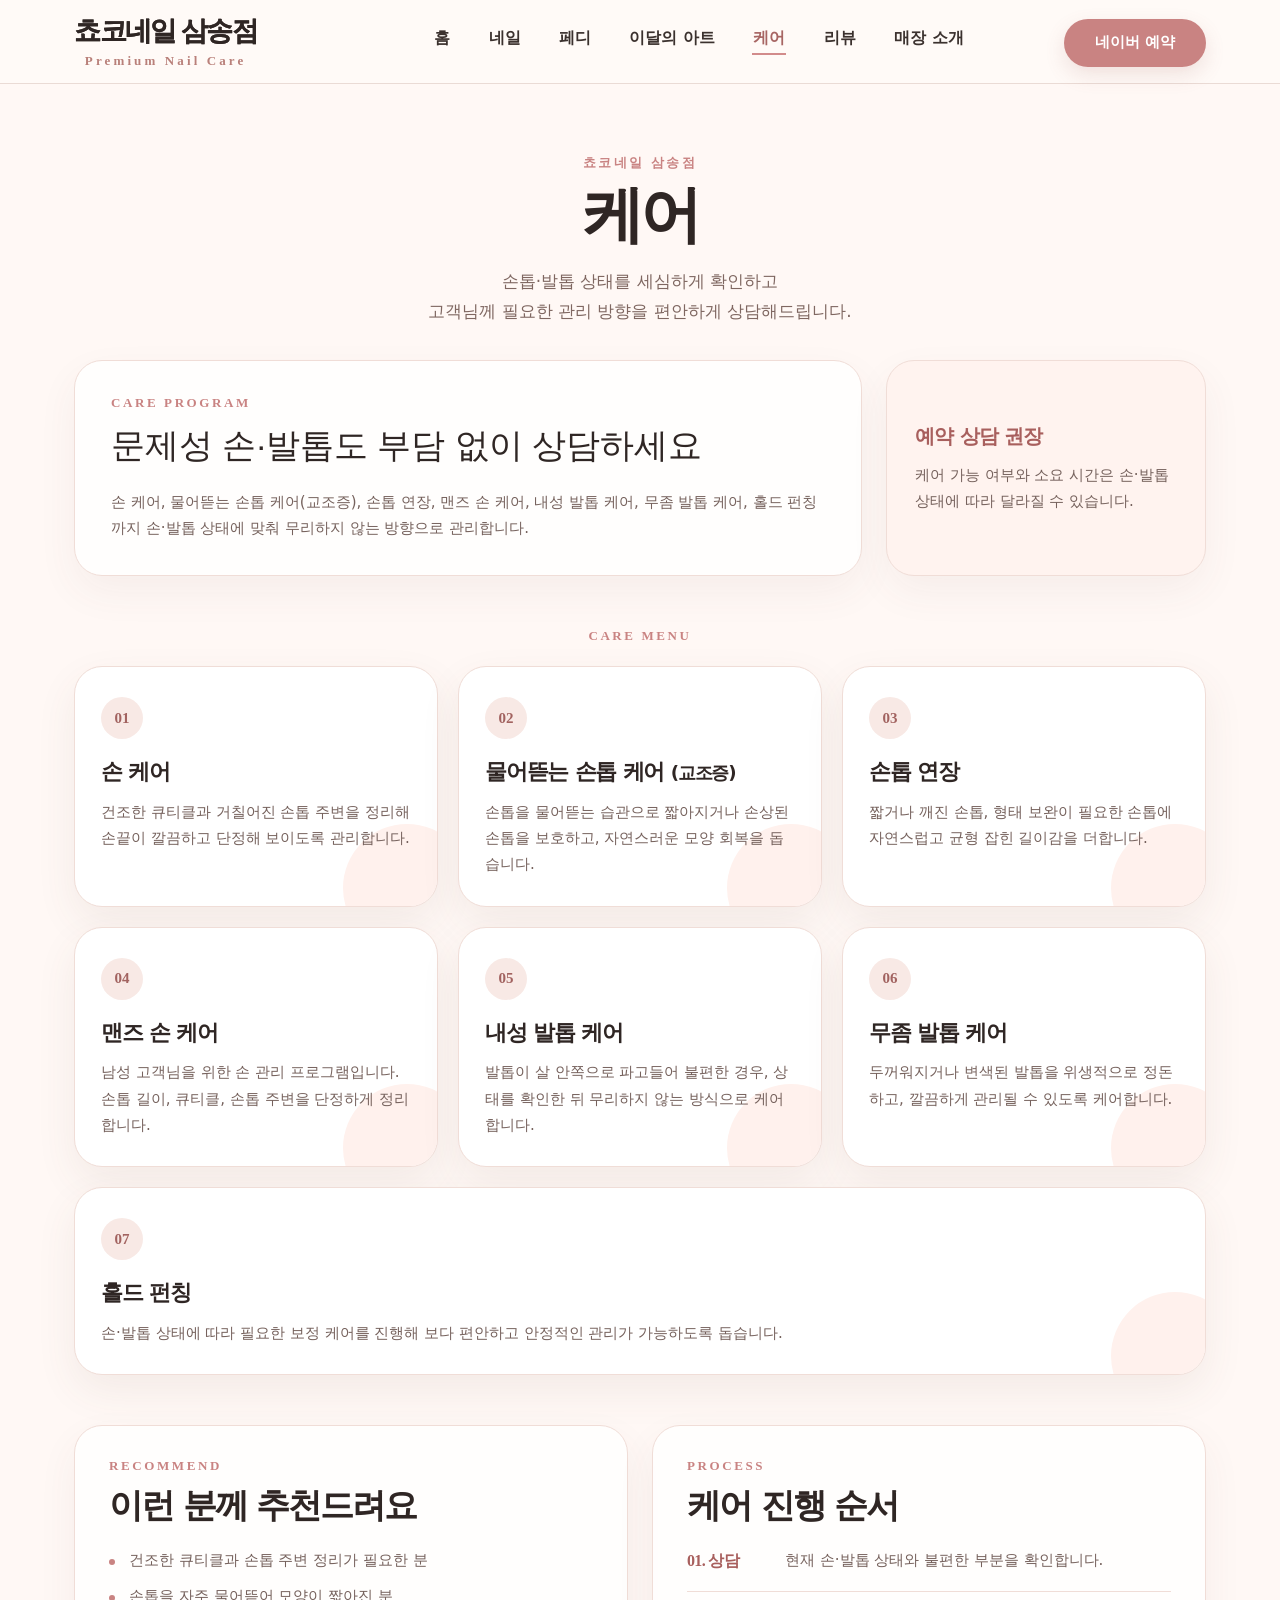
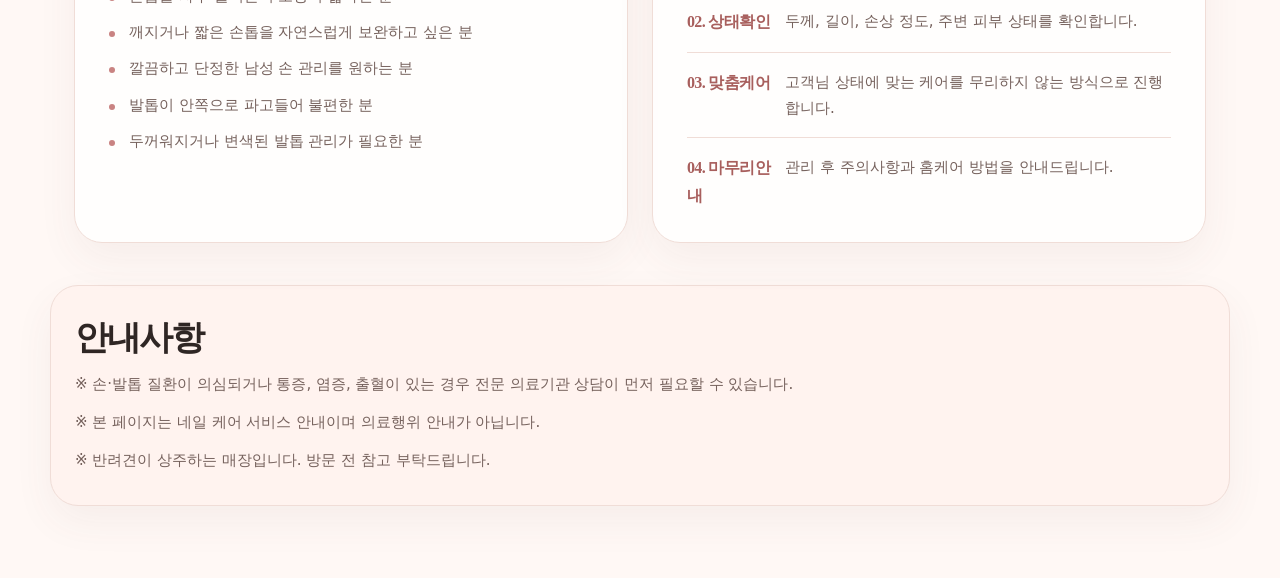
<file: care.html>
<!doctype html>
<html lang="ko">
<head>
  <meta charset="utf-8">
  <meta name="viewport" content="width=device-width, initial-scale=1">
  <title>케어 | 쵸코네일 삼송점</title>
  <link rel="stylesheet" href="category-style.css?v=20260728-remaining-mobile">

  <style>
    /* care.html 전용 강제 보정: 외부 CSS 캐시/우선순위와 무관하게 적용 */
    .care-intro-title,
    .care-intro-panel .care-intro-text h2.care-intro-title {
      font-family: "Malgun Gothic", "맑은 고딕", "Apple SD Gothic Neo", Arial, sans-serif !important;
      font-size: clamp(26px, 2.8vw, 34px) !important;
      font-weight: 700 !important;
      line-height: 1.45 !important;
      letter-spacing: 0 !important;
      word-spacing: 0 !important;
      font-kerning: auto !important;
      font-stretch: normal !important;
      text-align: left !important;
      word-break: keep-all !important;
      overflow-wrap: normal !important;
      white-space: normal !important;
      text-rendering: auto !important;
      -webkit-text-stroke: 0 !important;
      text-shadow: none !important;
      transform: none !important;
    }
  </style>
</head>
<body class="care-page">
  <header class="site-header">
    <a class="brand" href="index.html" aria-label="쵸코네일 삼송점 홈으로 이동">
      <span class="brand-title">쵸코네일 삼송점</span>
      <span class="brand-subtitle">Premium Nail Care</span>
    </a>
    <nav class="category-nav" aria-label="카테고리 메뉴">
      <a href="index.html">홈</a>
      <a href="gel-nail.html">네일</a>
      <a href="pedi.html">페디</a>
      <a href="monthly-art.html">이달의 아트</a>
      <a href="care.html" class="active">케어</a>
      <a href="gallery.html">리뷰</a>
      <a href="shop.html">매장 소개</a>
    </nav>
    <a class="reservation-link" href="https://map.naver.com/p/entry/place/1964980021" target="_blank" rel="noopener" aria-label="네이버 예약">
      네이버 예약
    </a>
  </header>
  <header class="remaining-mobile-header" aria-label="&#xBAA8;&#xBC14;&#xC77C; &#xD5E4;&#xB354;">
    <a class="remaining-mobile-brand" href="index.html" aria-label="&#xCD78;&#xCF54;&#xB124;&#xC77C; &#xC0BC;&#xC1A1;&#xC810; &#xD648;&#xC73C;&#xB85C; &#xC774;&#xB3D9;">&#xCD78;&#xCF54;&#xB124;&#xC77C; &#xC0BC;&#xC1A1;&#xC810;</a>
    <details class="remaining-mobile-menu">
      <summary>&#xBA54;&#xB274;</summary>
      <nav class="remaining-mobile-nav" aria-label="&#xBAA8;&#xBC14;&#xC77C; &#xBA54;&#xB274;">
        <a href="index.html">&#xD648;</a>
        <a href="gel-nail.html">&#xB124;&#xC77C;</a>
        <a href="pedi.html">&#xD398;&#xB514;</a>
        <a href="monthly-art.html">&#xC774;&#xB2EC;&#xC758; &#xC544;&#xD2B8;</a>
        <a href="care.html" class="active" aria-current="page">&#xCF00;&#xC5B4;</a>
        <a href="gallery.html">&#xB9AC;&#xBDF0;</a>
        <a href="shop.html">&#xB9E4;&#xC7A5; &#xC18C;&#xAC1C;</a>
      </nav>
    </details>
  </header>


  <main>
    <section class="remaining-mobile-hero" aria-label="&#xC190;&middot;&#xBC1C;&#xD1B1; &#xCF00;&#xC5B4; &#xC18C;&#xAC1C;">
      <p class="remaining-mobile-label">Care Program</p>
      <h1>&#xC190;&middot;&#xBC1C;&#xD1B1; &#xCF00;&#xC5B4;</h1>
      <p>
        &#xC190;&#xD1B1;&middot;&#xBC1C;&#xD1B1; &#xC0C1;&#xD0DC;&#xB97C; &#xC138;&#xC2EC;&#xD558;&#xAC8C; &#xD655;&#xC778;&#xD558;&#xACE0;<br>
        &#xACE0;&#xAC1D;&#xB2D8;&#xAED8; &#xD544;&#xC694;&#xD55C; &#xAD00;&#xB9AC; &#xBC29;&#xD5A5;&#xC744; &#xD3B8;&#xC548;&#xD558;&#xAC8C; &#xC0C1;&#xB2F4;&#xD574;&#xB4DC;&#xB9BD;&#xB2C8;&#xB2E4;.
      </p>
      <a class="remaining-mobile-reservation" href="https://map.naver.com/p/entry/place/1964980021" target="_blank" rel="noopener">
        &#xB124;&#xC774;&#xBC84; &#xC608;&#xC57D;&#xD558;&#xAE30;
      </a>
    </section>
<section class="page-hero care-hero">
      <p class="eyebrow">쵸코네일 삼송점</p>
      <h1>케어</h1>
      <p>
        손톱·발톱 상태를 세심하게 확인하고<br>
        고객님께 필요한 관리 방향을 편안하게 상담해드립니다.
      </p>
    </section>

    <section class="care-intro-panel" aria-label="케어 소개">
      <div class="care-intro-text">
        <p class="section-label">Care Program</p>
        <h2 class="care-intro-title" style="font-family: 'Malgun Gothic', '맑은 고딕', 'Apple SD Gothic Neo', Arial, sans-serif !important; font-weight: 540 !important; letter-spacing: 0 !important; word-spacing: 0 !important; line-height: 1.45 !important; -webkit-text-stroke: 0 !important; text-shadow: none !important;">문제성 손·발톱도 부담 없이 상담하세요</h2>
        <p>
          손 케어, 물어뜯는 손톱 케어(교조증), 손톱 연장, 맨즈 손 케어,
          내성 발톱 케어, 무좀 발톱 케어, 홀드 펀칭까지 손·발톱 상태에 맞춰
          무리하지 않는 방향으로 관리합니다.
        </p>
      </div>
      <div class="care-intro-note">
        <strong>예약 상담 권장</strong>
        <p>케어 가능 여부와 소요 시간은 손·발톱 상태에 따라 달라질 수 있습니다.</p>
      </div>
    </section>

    <section class="care-service-section" aria-label="케어 메뉴">
      <div class="section-heading">
        <p class="section-label">Care Menu</p>
        <h2></h2>
      </div>

      <div class="care-service-grid">
        <article class="care-service-card">
          <span class="care-number">01</span>
          <h3>손 케어</h3>
          <p>건조한 큐티클과 거칠어진 손톱 주변을 정리해 손끝이 깔끔하고 단정해 보이도록 관리합니다.</p>
        </article>

        <article class="care-service-card">
          <span class="care-number">02</span>
          <h3>물어뜯는 손톱 케어 <small>(교조증)</small></h3>
          <p>손톱을 물어뜯는 습관으로 짧아지거나 손상된 손톱을 보호하고, 자연스러운 모양 회복을 돕습니다.</p>
        </article>

        <article class="care-service-card">
          <span class="care-number">03</span>
          <h3>손톱 연장</h3>
          <p>짧거나 깨진 손톱, 형태 보완이 필요한 손톱에 자연스럽고 균형 잡힌 길이감을 더합니다.</p>
        </article>

        <article class="care-service-card">
          <span class="care-number">04</span>
          <h3>맨즈 손 케어</h3>
          <p>남성 고객님을 위한 손 관리 프로그램입니다. 손톱 길이, 큐티클, 손톱 주변을 단정하게 정리합니다.</p>
        </article>

        <article class="care-service-card">
          <span class="care-number">05</span>
          <h3>내성 발톱 케어</h3>
          <p>발톱이 살 안쪽으로 파고들어 불편한 경우, 상태를 확인한 뒤 무리하지 않는 방식으로 케어합니다.</p>
        </article>

        <article class="care-service-card">
          <span class="care-number">06</span>
          <h3>무좀 발톱 케어</h3>
          <p>두꺼워지거나 변색된 발톱을 위생적으로 정돈하고, 깔끔하게 관리될 수 있도록 케어합니다.</p>
        </article>

        <article class="care-service-card wide">
          <span class="care-number">07</span>
          <h3>홀드 펀칭</h3>
          <p>손·발톱 상태에 따라 필요한 보정 케어를 진행해 보다 편안하고 안정적인 관리가 가능하도록 돕습니다.</p>
        </article>
      </div>
    </section>

    <section class="care-info-grid" aria-label="케어 안내">
      <article class="care-info-box">
        <p class="section-label">Recommend</p>
        <h2>이런 분께 추천드려요</h2>
        <ul>
          <li>건조한 큐티클과 손톱 주변 정리가 필요한 분</li>
          <li>손톱을 자주 물어뜯어 모양이 짧아진 분</li>
          <li>깨지거나 짧은 손톱을 자연스럽게 보완하고 싶은 분</li>
          <li>깔끔하고 단정한 남성 손 관리를 원하는 분</li>
          <li>발톱이 안쪽으로 파고들어 불편한 분</li>
          <li>두꺼워지거나 변색된 발톱 관리가 필요한 분</li>
        </ul>
      </article>

      <article class="care-info-box">
        <p class="section-label">Process</p>
        <h2>케어 진행 순서</h2>
        <ol class="process-list">
          <li><strong>상담</strong><span>현재 손·발톱 상태와 불편한 부분을 확인합니다.</span></li>
          <li><strong>상태확인</strong><span>두께, 길이, 손상 정도, 주변 피부 상태를 확인합니다.</span></li>
          <li><strong>맞춤케어</strong><span>고객님 상태에 맞는 케어를 무리하지 않는 방식으로 진행합니다.</span></li>
          <li><strong>마무리안내</strong><span>관리 후 주의사항과 홈케어 방법을 안내드립니다.</span></li>
        </ol>
      </article>
    </section>

    <section class="care-notice-box" aria-label="안내사항">
      <h2>안내사항</h2>
      <p>※ 손·발톱 질환이 의심되거나 통증, 염증, 출혈이 있는 경우 전문 의료기관 상담이 먼저 필요할 수 있습니다.</p>
      <p>※ 본 페이지는 네일 케어 서비스 안내이며 의료행위 안내가 아닙니다.</p>
      <p>※ 반려견이 상주하는 매장입니다. 방문 전 참고 부탁드립니다.</p>
    </section>
  </main>


</body>
</html>
</file>
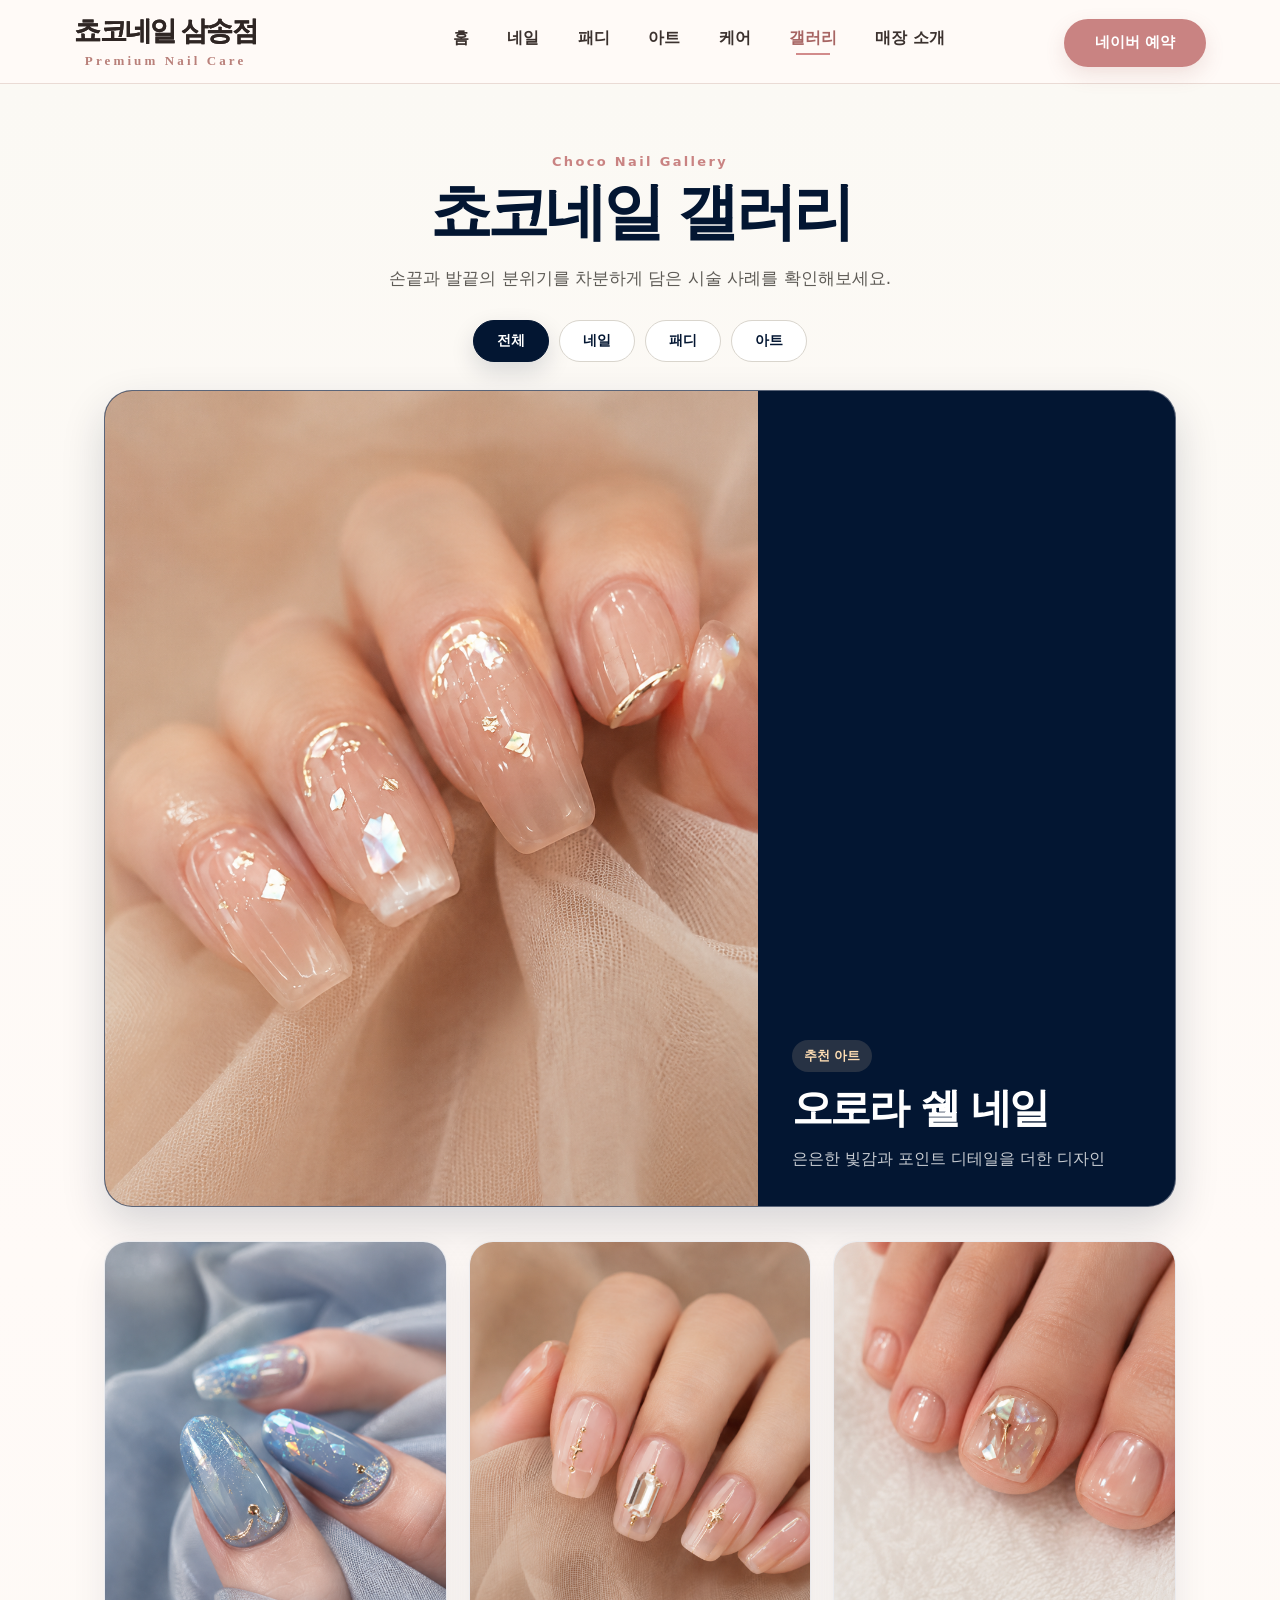
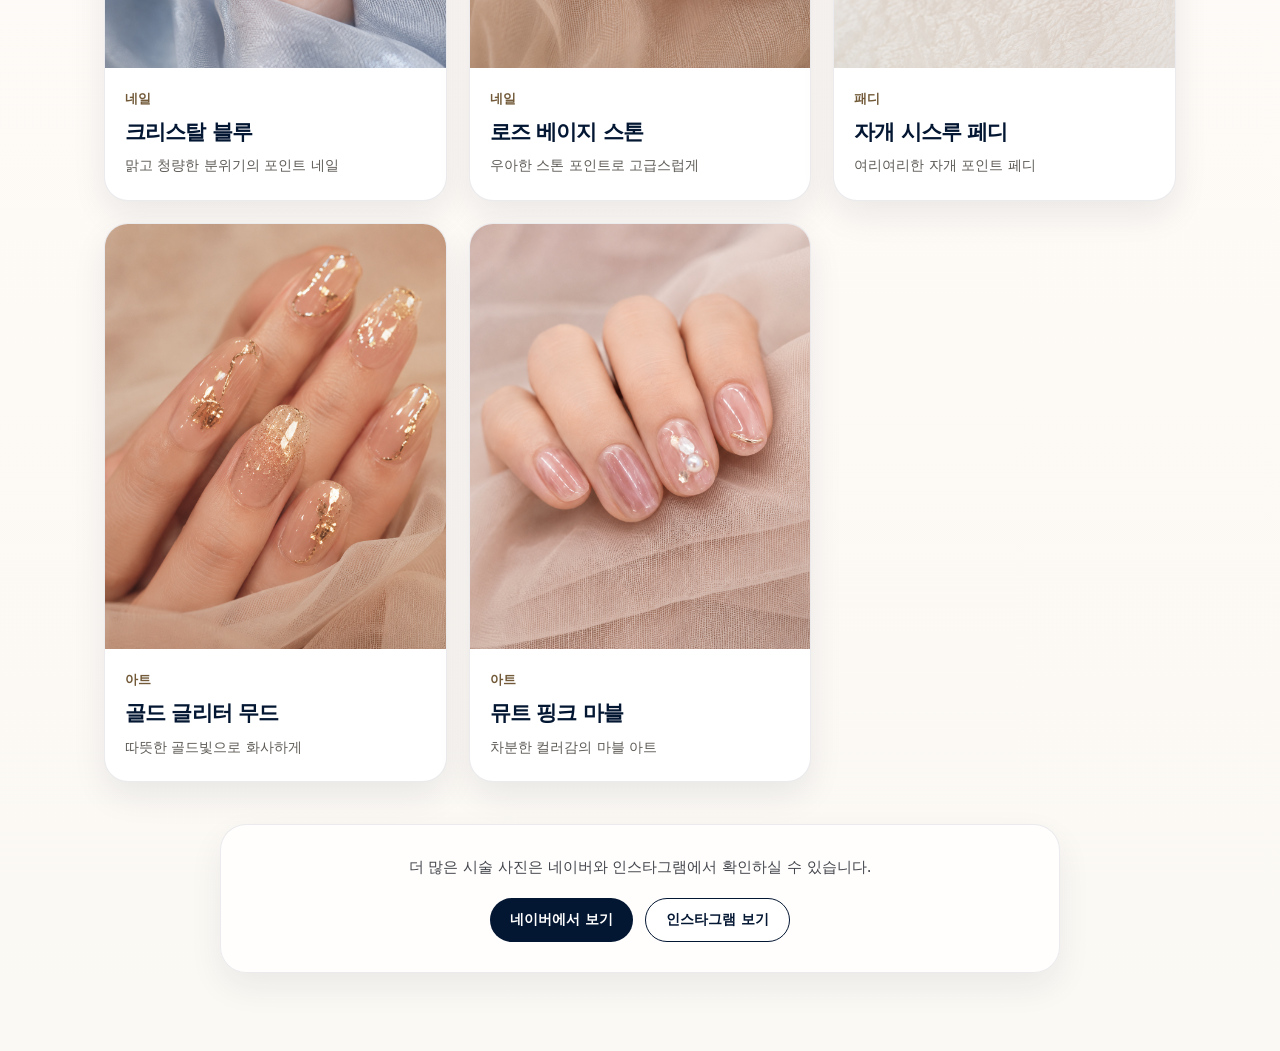
<file: gallery_old.html>
<!doctype html>
<html lang="ko">
<head>
  <meta charset="utf-8">
  <meta name="viewport" content="width=device-width, initial-scale=1">
  <title>갤러리 | 쵸코네일 삼송점</title>
  <link rel="stylesheet" href="category-style.css?v=gallery-curated-20260703">
  <style>
    .gallery-page {
      min-height: 100vh;
      padding-bottom: 78px;
      background: linear-gradient(180deg, #fbf9f4 0%, #fffaf7 46%, #fbf9f4 100%);
    }

    .gallery-hero {
      padding-bottom: 26px;
    }

    .gallery-hero h1 {
      color: #031632;
    }

    .gallery-hero p:last-child {
      max-width: 620px;
      color: #5f5c57;
      word-break: keep-all;
    }

    .gallery-section {
      width: 100%;
      max-width: 1120px;
      margin: 0 auto;
      padding: 0 24px;
    }

    .gallery-filter {
      display: flex;
      flex-wrap: wrap;
      justify-content: center;
      gap: 10px;
      margin: 0 auto 28px;
    }

    .gallery-filter button {
      min-width: 76px;
      min-height: 42px;
      padding: 0 18px;
      border: 1px solid #d9d5cd;
      border-radius: 999px;
      background: #ffffff;
      color: #031632;
      font: inherit;
      font-size: 14px;
      font-weight: 700;
      cursor: pointer;
      transition: background 0.2s ease, color 0.2s ease, border-color 0.2s ease, box-shadow 0.2s ease;
    }

    .gallery-filter button:hover,
    .gallery-filter button.active {
      border-color: #031632;
      background: #031632;
      color: #ffffff;
      box-shadow: 0 10px 24px rgba(3, 22, 50, 0.14);
    }

    .gallery-featured {
      display: grid;
      grid-template-columns: minmax(0, 1.22fr) minmax(280px, 0.78fr);
      gap: 0;
      overflow: hidden;
      margin-bottom: 34px;
      border: 1px solid rgba(197, 198, 206, 0.45);
      border-radius: 28px;
      background: #031632;
      box-shadow: 0 18px 44px rgba(3, 22, 50, 0.16);
    }

    .gallery-featured-media {
      min-height: 360px;
      background: #f0eee9;
    }

    .gallery-featured-media img,
    .gallery-card-media img {
      display: block;
      width: 100%;
      height: 100%;
      object-fit: cover;
    }

    .gallery-featured-copy {
      display: flex;
      flex-direction: column;
      justify-content: flex-end;
      gap: 12px;
      padding: 34px;
      color: #ffffff;
    }

    .gallery-label {
      width: fit-content;
      padding: 7px 12px;
      border-radius: 999px;
      background: rgba(254, 221, 179, 0.14);
      color: #feddb3;
      font-size: 13px;
      font-weight: 800;
    }

    .gallery-featured-copy h2 {
      margin: 0;
      font-size: clamp(27px, 3.2vw, 42px);
      line-height: 1.2;
      letter-spacing: -0.055em;
    }

    .gallery-featured-copy p {
      margin: 0;
      color: rgba(255, 255, 255, 0.78);
      font-size: 16px;
      line-height: 1.7;
      word-break: keep-all;
    }

    .gallery-grid-curated {
      display: grid;
      grid-template-columns: repeat(3, minmax(0, 1fr));
      gap: 22px;
    }

    .gallery-card {
      overflow: hidden;
      border: 1px solid rgba(197, 198, 206, 0.35);
      border-radius: 24px;
      background: #ffffff;
      box-shadow: 0 14px 34px rgba(3, 22, 50, 0.08);
      transition: transform 0.2s ease, box-shadow 0.2s ease;
    }

    .gallery-card:hover {
      transform: translateY(-3px);
      box-shadow: 0 18px 42px rgba(3, 22, 50, 0.12);
    }

    .gallery-featured.is-hidden,
    .gallery-card.is-hidden {
      display: none;
    }

    img[data-gallery-image].is-broken {
      display: none;
    }

    .gallery-card-media {
      aspect-ratio: 4 / 5;
      background: #f0eee9;
    }

    .gallery-card-body {
      padding: 20px 20px 22px;
    }

    .gallery-category {
      display: inline-flex;
      margin-bottom: 10px;
      color: #725a39;
      font-size: 13px;
      font-weight: 800;
    }

    .gallery-card h3 {
      margin: 0 0 8px;
      color: #031632;
      font-size: 21px;
      line-height: 1.35;
      letter-spacing: -0.045em;
    }

    .gallery-card p {
      margin: 0;
      color: #5f5c57;
      font-size: 14px;
      line-height: 1.65;
      word-break: keep-all;
    }

    .gallery-cta {
      max-width: 840px;
      margin: 42px auto 0;
      padding: 30px;
      border: 1px solid rgba(197, 198, 206, 0.35);
      border-radius: 26px;
      background: rgba(255, 255, 255, 0.82);
      text-align: center;
      box-shadow: 0 14px 34px rgba(3, 22, 50, 0.07);
    }

    .gallery-cta p {
      margin: 0 0 18px;
      color: #44474d;
      font-size: 15px;
      line-height: 1.7;
    }

    .gallery-cta-actions {
      display: flex;
      flex-wrap: wrap;
      justify-content: center;
      gap: 12px;
    }

    .gallery-cta-actions a {
      display: inline-flex;
      align-items: center;
      justify-content: center;
      min-height: 44px;
      padding: 0 20px;
      border-radius: 999px;
      text-decoration: none;
      font-size: 14px;
      font-weight: 800;
    }

    .gallery-cta-actions a:first-child {
      background: #031632;
      color: #ffffff;
    }

    .gallery-cta-actions a:last-child {
      border: 1px solid #031632;
      background: #ffffff;
      color: #031632;
    }

    .gallery-image-fallback {
      display: none;
      padding: 18px;
      color: #75777e;
      font-size: 14px;
      line-height: 1.6;
    }

    img[data-gallery-image].is-broken + .gallery-image-fallback {
      display: block;
    }

    @media (max-width: 900px) {
      .gallery-featured {
        grid-template-columns: 1fr;
      }

      .gallery-featured-media {
        min-height: auto;
        aspect-ratio: 4 / 3;
      }

      .gallery-grid-curated {
        grid-template-columns: repeat(2, minmax(0, 1fr));
        gap: 18px;
      }
    }

    @media (max-width: 560px) {
      .gallery-page {
        padding-bottom: 56px;
      }

      .gallery-section {
        padding: 0 18px;
      }

      .gallery-filter {
        justify-content: flex-start;
        margin-bottom: 22px;
      }

      .gallery-filter button {
        min-width: auto;
        min-height: 38px;
        padding: 0 15px;
        font-size: 13px;
      }

      .gallery-featured {
        margin-bottom: 24px;
        border-radius: 22px;
      }

      .gallery-featured-media {
        aspect-ratio: 1 / 1;
      }

      .gallery-featured-copy {
        padding: 24px 22px 26px;
      }

      .gallery-grid-curated {
        grid-template-columns: 1fr;
        gap: 18px;
      }

      .gallery-card {
        border-radius: 22px;
      }

      .gallery-card-media {
        aspect-ratio: 1 / 1;
      }

      .gallery-card-body {
        padding: 18px 18px 20px;
      }

      .gallery-cta {
        margin-top: 30px;
        padding: 24px 20px;
        border-radius: 22px;
        text-align: left;
      }

      .gallery-cta-actions {
        justify-content: flex-start;
      }
    }
  </style>
</head>
<body>
  <header class="site-header">
    <a class="brand" href="index.html" aria-label="쵸코네일 삼송점 홈으로 이동">
      <span class="brand-title">쵸코네일 삼송점</span>
      <span class="brand-subtitle">Premium Nail Care</span>
    </a>
    <nav class="category-nav" aria-label="카테고리 메뉴">
      <a href="index.html">홈</a>
      <a href="gel-nail.html">네일</a>
      <a href="pedi.html">패디</a>
      <a href="monthly-art.html">아트</a>
      <a href="care.html">케어</a>
      <a href="gallery.html" class="active">갤러리</a>
      <a href="shop.html">매장 소개</a>
    </nav>
    <a class="reservation-link" href="https://map.naver.com/p/entry/place/1964980021" target="_blank" rel="noopener" aria-label="네이버 예약">
      네이버 예약
    </a>
  </header>

  <main class="gallery-page">
    <section class="page-hero gallery-hero">
      <p class="eyebrow">Choco Nail Gallery</p>
      <h1>쵸코네일 갤러리</h1>
      <p>손끝과 발끝의 분위기를 차분하게 담은 시술 사례를 확인해보세요.</p>
    </section>

    <section class="gallery-section" aria-label="쵸코네일 시술 갤러리">
      <div class="gallery-filter" aria-label="갤러리 카테고리 필터">
        <button type="button" class="active" data-filter="all">전체</button>
        <button type="button" data-filter="nail">네일</button>
        <button type="button" data-filter="pedi">패디</button>
        <button type="button" data-filter="art">아트</button>
      </div>

      <article class="gallery-featured portfolio-item" data-category="art">
        <div class="gallery-featured-media">
          <img src="images/choco-nail-gallery-assets/01-gallery-hero-aurora-shell.png" alt="오로라 쉘 네일 시술 사진" data-gallery-image>
          <p class="gallery-image-fallback">이미지를 불러오지 못했습니다.</p>
        </div>
        <div class="gallery-featured-copy">
          <span class="gallery-label">추천 아트</span>
          <h2>오로라 쉘 네일</h2>
          <p>은은한 빛감과 포인트 디테일을 더한 디자인</p>
        </div>
      </article>

      <div class="gallery-grid-curated">
        <article class="gallery-card portfolio-item" data-category="nail">
          <div class="gallery-card-media">
            <img src="images/choco-nail-gallery-assets/02-gallery-nail-crystal-blue.png" alt="크리스탈 블루 네일 시술 사진" data-gallery-image>
            <p class="gallery-image-fallback">이미지를 불러오지 못했습니다.</p>
          </div>
          <div class="gallery-card-body">
            <span class="gallery-category">네일</span>
            <h3>크리스탈 블루</h3>
            <p>맑고 청량한 분위기의 포인트 네일</p>
          </div>
        </article>

        <article class="gallery-card portfolio-item" data-category="nail">
          <div class="gallery-card-media">
            <img src="images/choco-nail-gallery-assets/03-gallery-nail-rose-beige-stone.png" alt="로즈 베이지 스톤 네일 시술 사진" data-gallery-image>
            <p class="gallery-image-fallback">이미지를 불러오지 못했습니다.</p>
          </div>
          <div class="gallery-card-body">
            <span class="gallery-category">네일</span>
            <h3>로즈 베이지 스톤</h3>
            <p>우아한 스톤 포인트로 고급스럽게</p>
          </div>
        </article>

        <article class="gallery-card portfolio-item" data-category="pedi">
          <div class="gallery-card-media">
            <img src="images/choco-nail-gallery-assets/04-gallery-pedi-shell.png" alt="자개 시스루 페디 시술 사진" data-gallery-image>
            <p class="gallery-image-fallback">이미지를 불러오지 못했습니다.</p>
          </div>
          <div class="gallery-card-body">
            <span class="gallery-category">패디</span>
            <h3>자개 시스루 페디</h3>
            <p>여리여리한 자개 포인트 페디</p>
          </div>
        </article>

        <article class="gallery-card portfolio-item" data-category="art">
          <div class="gallery-card-media">
            <img src="images/choco-nail-gallery-assets/05-gallery-nail-gold-glitter.png" alt="골드 글리터 무드 네일 아트 시술 사진" data-gallery-image>
            <p class="gallery-image-fallback">이미지를 불러오지 못했습니다.</p>
          </div>
          <div class="gallery-card-body">
            <span class="gallery-category">아트</span>
            <h3>골드 글리터 무드</h3>
            <p>따뜻한 골드빛으로 화사하게</p>
          </div>
        </article>

        <article class="gallery-card portfolio-item" data-category="art">
          <div class="gallery-card-media">
            <img src="images/choco-nail-gallery-assets/06-gallery-nail-mute-pink-marble.png" alt="뮤트 핑크 마블 네일 아트 시술 사진" data-gallery-image>
            <p class="gallery-image-fallback">이미지를 불러오지 못했습니다.</p>
          </div>
          <div class="gallery-card-body">
            <span class="gallery-category">아트</span>
            <h3>뮤트 핑크 마블</h3>
            <p>차분한 컬러감의 마블 아트</p>
          </div>
        </article>
      </div>

      <section class="gallery-cta" aria-label="더 많은 시술 사진 안내">
        <p>더 많은 시술 사진은 네이버와 인스타그램에서 확인하실 수 있습니다.</p>
        <div class="gallery-cta-actions">
          <a href="https://map.naver.com/p/entry/place/1964980021" target="_blank" rel="noopener">네이버에서 보기</a>
          <a href="https://instagram.com/choco__nail" target="_blank" rel="noopener">인스타그램 보기</a>
        </div>
      </section>
    </section>
  </main>

  <script src="script.js"></script>
  <script>
    document.addEventListener('DOMContentLoaded', function () {
      document.querySelectorAll('[data-gallery-image]').forEach(function (image) {
        image.addEventListener('error', function () {
          image.classList.add('is-broken');
          image.removeAttribute('src');
        });
      });
    });
  </script>
</body>
</html>
</file>
<file: category-style.css>
* {
  box-sizing: border-box;
}

body {
  margin: 0;
  font-family: "Malgun Gothic", "Apple SD Gothic Neo", system-ui, sans-serif;
  color: #2f2624;
  background: #fff8f5;
}

a {
  color: inherit;
}

.site-header {
  position: sticky;
  top: 0;
  z-index: 10;
  display: flex;
  gap: 20px;
  align-items: center;
  justify-content: space-between;
  padding: 18px 6vw;
  background: rgba(255, 248, 245, 0.94);
  border-bottom: 1px solid #f0ddd7;
  backdrop-filter: blur(8px);
}

.brand {
  text-decoration: none;
  font-weight: 800;
  font-size: 22px;
  letter-spacing: -0.04em;
}

.category-nav {
  display: flex;
  flex-wrap: wrap;
  gap: 8px;
  justify-content: flex-end;
}

.category-nav a {
  display: inline-flex;
  align-items: center;
  min-height: 38px;
  padding: 9px 14px;
  border: 1px solid #ead2cc;
  border-radius: 999px;
  background: #fff;
  text-decoration: none;
  font-size: 14px;
  color: #7b5a52;
}

.category-nav a.active,
.category-nav a:hover {
  background: #c98382;
  border-color: #c98382;
  color: #fff;
}

.page-hero {
  max-width: 1080px;
  margin: 0 auto;
  padding: 70px 24px 34px;
  text-align: center;
}

.eyebrow {
  margin: 0 0 10px;
  color: #c98382;
  font-size: 13px;
  font-weight: 800;
  letter-spacing: 0.18em;
}

.page-hero h1 {
  margin: 0;
  font-size: clamp(34px, 6vw, 62px);
  line-height: 1.08;
  letter-spacing: -0.07em;
}

.page-hero p:last-child {
  max-width: 640px;
  margin: 18px auto 0;
  color: #7f6761;
  font-size: 17px;
  line-height: 1.75;
}

.gallery-grid {
  display: grid;
  grid-template-columns: repeat(3, minmax(0, 1fr));
  gap: 24px;
  max-width: 1180px;
  margin: 0 auto;
  padding: 24px 24px 72px;
}

.card {
  overflow: hidden;
  border: 1px solid #f0ddd7;
  border-radius: 28px;
  background: #fff;
  box-shadow: 0 16px 40px rgba(107, 72, 64, 0.08);
}

.thumb {
  width: 100%;
  aspect-ratio: 1 / 1;
  background: #f7e8e4;
  overflow: hidden;
}

.thumb img {
  width: 100%;
  height: 100%;
  display: block;
  object-fit: cover;
}

.card-body {
  padding: 20px 20px 22px;
}

.card-top {
  display: flex;
  align-items: center;
  justify-content: space-between;
  gap: 8px;
  margin-bottom: 10px;
}

.category,
.badge {
  display: inline-flex;
  align-items: center;
  min-height: 26px;
  padding: 5px 10px;
  border-radius: 999px;
  font-size: 12px;
  font-weight: 700;
}

.category {
  background: #f8e9e5;
  color: #a26360;
}

.badge {
  background: #2f2624;
  color: #fff;
}

.card h3 {
  margin: 0 0 10px;
  font-size: 21px;
  line-height: 1.35;
  letter-spacing: -0.05em;
}

.card p {
  margin: 0;
  color: #76625d;
  font-size: 15px;
  line-height: 1.7;
}

.price {
  margin-top: 14px !important;
  color: #a85f5d !important;
  font-weight: 800;
}

.notice {
  margin-top: 12px !important;
  padding-top: 12px;
  border-top: 1px solid #f0ddd7;
  color: #947a73 !important;
  font-size: 13px !important;
}

.site-footer {
  padding: 28px 24px 46px;
  text-align: center;
  color: #8c746e;
  background: #fff;
  border-top: 1px solid #f0ddd7;
  font-size: 13px;
}

.site-footer p {
  margin: 6px 0;
}

code {
  padding: 2px 6px;
  border-radius: 6px;
  background: #f8e9e5;
}

@media (max-width: 900px) {
  .site-header {
    align-items: flex-start;
    flex-direction: column;
  }

  .category-nav {
    justify-content: flex-start;
  }

  .gallery-grid {
    grid-template-columns: repeat(2, minmax(0, 1fr));
    gap: 18px;
  }
}

@media (max-width: 560px) {
  .site-header {
    padding: 16px 18px;
  }

  .brand {
    font-size: 20px;
  }

  .category-nav a {
    min-height: 34px;
    padding: 8px 11px;
    font-size: 13px;
  }

  .page-hero {
    padding: 48px 18px 20px;
    text-align: left;
  }

  .page-hero p:last-child {
    margin-left: 0;
    font-size: 15px;
  }

  .gallery-grid {
    grid-template-columns: 1fr;
    padding: 18px 18px 56px;
  }

  .card {
    border-radius: 22px;
  }
  
}


/* =========================================================
   Index header style sync
   - 카테고리 페이지 상단을 인덱스 랜딩 상단 분위기로 통일
   ========================================================= */
.site-header {
  position: sticky;
  top: 0;
  z-index: 20;
  display: grid;
  grid-template-columns: minmax(180px, 260px) 1fr auto;
  align-items: center;
  gap: 24px;
  padding: 18px 5.8vw 16px;
  background: rgba(255, 250, 247, 0.96);
  border-bottom: 1px solid #eadbd5;
  backdrop-filter: blur(10px);
}

.brand {
  display: inline-flex;
  flex-direction: column;
  gap: 5px;
  width: fit-content;
  color: #302522;
  text-decoration: none;
}

.brand-title {
  font-family: "Noto Serif KR", "Nanum Myeongjo", "Malgun Gothic", serif;
  font-size: 25px;
  font-weight: 700;
  line-height: 1;
  letter-spacing: -0.04em;
}

.brand-subtitle {
  color: #b9807a;
  font-family: Georgia, "Times New Roman", serif;
  font-size: 13px;
  font-weight: 500;
  line-height: 1;
  letter-spacing: 0.22em;
}

.category-nav {
  display: flex;
  flex-wrap: nowrap;
  align-items: center;
  justify-content: center;
  gap: clamp(18px, 3vw, 44px);
}

.category-nav a {
  position: relative;
  display: inline-flex;
  align-items: center;
  min-height: auto;
  padding: 0 0 9px;
  border: 0;
  border-radius: 0;
  background: transparent;
  color: #3b312e;
  font-size: 16px;
  font-weight: 600;
  line-height: 1;
  text-decoration: none;
  white-space: nowrap;
}

.category-nav a::after {
  content: "";
  position: absolute;
  left: 50%;
  bottom: 0;
  width: 0;
  height: 2px;
  background: #d28b8b;
  transform: translateX(-50%);
  transition: width 0.2s ease;
}

.category-nav a.active,
.category-nav a:hover {
  background: transparent;
  border-color: transparent;
  color: #a76563;
}

.category-nav a.active::after,
.category-nav a:hover::after {
  width: 34px;
}

.reservation-link {
  display: inline-flex;
  align-items: center;
  justify-content: center;
  min-width: 142px;
  min-height: 48px;
  padding: 0 24px;
  border-radius: 999px;
  background: #c98382;
  color: #fff;
  font-size: 15px;
  font-weight: 700;
  text-decoration: none;
  box-shadow: 0 8px 20px rgba(164, 91, 90, 0.16);
}

.reservation-link:hover {
  background: #bd7776;
}

@media (max-width: 980px) {
  .site-header {
    grid-template-columns: 1fr auto;
    gap: 14px;
  }

  .category-nav {
    grid-column: 1 / -1;
    order: 3;
    justify-content: flex-start;
    gap: 18px;
    overflow-x: auto;
    padding-top: 8px;
    scrollbar-width: none;
  }

  .category-nav::-webkit-scrollbar {
    display: none;
  }

  .reservation-link {
    min-width: 120px;
    min-height: 42px;
    padding: 0 18px;
    font-size: 14px;
  }
}

@media (max-width: 560px) {
  .site-header {
    padding: 15px 18px 12px;
  }

  .brand-title {
    font-size: 21px;
  }

  .brand-subtitle {
    font-size: 11px;
    letter-spacing: 0.18em;
  }

  .category-nav a {
    font-size: 14px;
    padding-bottom: 8px;
  }

  .reservation-link {
    min-width: 108px;
    min-height: 38px;
    padding: 0 14px;
    font-size: 13px;
  }
}

/* =========================================================
   Brand logo font sync with index header
   - 갤러리/카테고리 페이지 로고를 인덱스 상단 폰트 느낌으로 보정
   ========================================================= */
.site-header .brand {
  display: inline-flex;
  flex-direction: column;
  align-items: center;
  gap: 7px;
  width: fit-content;
  min-width: 174px;
  color: #2f2624;
  text-decoration: none;
  font-family: "Nanum Myeongjo", "Noto Serif KR", "Batang", "Malgun Gothic", serif;
  font-size: 25px;
  font-weight: 500;
  line-height: 1;
  letter-spacing: -0.055em;
}

.site-header .brand-title {
  font-family: "Nanum Myeongjo", "Noto Serif KR", "Batang", "Malgun Gothic", serif;
  font-size: 25px;
  font-weight: 500;
  line-height: 1;
  letter-spacing: -0.055em;
}

/* HTML에 Premium Nail Care 문구가 없는 경우 자동 표시 */
.site-header .brand:not(:has(.brand-subtitle))::after {
  content: "Premium Nail Care";
  color: #b9807a;
  font-family: Georgia, "Times New Roman", serif;
  font-size: 13px;
  font-weight: 500;
  line-height: 1;
  letter-spacing: 0.22em;
}

/* HTML에 brand-subtitle이 있는 경우 스타일만 맞춤 */
.site-header .brand-subtitle {
  color: #b9807a;
  font-family: Georgia, "Times New Roman", serif;
  font-size: 13px;
  font-weight: 500;
  line-height: 1;
  letter-spacing: 0.22em;
}

@media (max-width: 560px) {
  .site-header .brand,
  .site-header .brand-title {
    min-width: 142px;
    font-size: 21px;
    letter-spacing: -0.05em;
  }

  .site-header .brand:not(:has(.brand-subtitle))::after,
  .site-header .brand-subtitle {
    font-size: 11px;
    letter-spacing: 0.18em;
  }
}



/* =========================================================
   Brand logo weight sync with index header
   - 인덱스 로고처럼 더 굵고 선명하게 보정
   ========================================================= */
.site-header .brand,
.site-header .brand-title {
  font-family: "Nanum Myeongjo", "Noto Serif KR", "Batang", "Malgun Gothic", serif;
  font-size: 27px;
  font-weight: 800;
  line-height: 1;
  letter-spacing: -0.06em;
  color: #2f2624;
  -webkit-text-stroke: 0.18px #2f2624;
  text-shadow: 0 0 0.2px #2f2624;
}

.site-header .brand:not(:has(.brand-subtitle))::after,
.site-header .brand-subtitle {
  margin-top: 2px;
  color: #b9807a;
  font-family: Georgia, "Times New Roman", serif;
  font-size: 13px;
  font-weight: 600;
  line-height: 1;
  letter-spacing: 0.24em;
  -webkit-text-stroke: 0;
  text-shadow: none;
}

@media (max-width: 560px) {
  .site-header .brand,
  .site-header .brand-title {
    font-size: 22px;
    font-weight: 800;
    letter-spacing: -0.055em;
  }

  .site-header .brand:not(:has(.brand-subtitle))::after,
  .site-header .brand-subtitle {
    font-size: 11px;
    font-weight: 600;
    letter-spacing: 0.18em;
  }
}

/* =========================================================
   Care page
   - 기존 카테고리 페이지 톤앤매너 유지 + 케어 전용 구성
   ========================================================= */
.care-hero {
  padding-bottom: 26px;
}

.care-hero p:last-child {
  max-width: 720px;
}

.care-intro-panel,
.care-service-section,
.care-info-grid,
.care-notice-box {
  max-width: 1180px;
  margin: 0 auto;
  padding-left: 24px;
  padding-right: 24px;
}

.care-intro-panel {
  display: grid;
  grid-template-columns: minmax(0, 1fr) 320px;
  gap: 24px;
  padding-top: 8px;
  padding-bottom: 34px;
}

.care-intro-text,
.care-intro-note,
.care-info-box,
.care-notice-box {
  border: 1px solid #f0ddd7;
  border-radius: 28px;
  background: rgba(255, 255, 255, 0.82);
  box-shadow: 0 16px 40px rgba(107, 72, 64, 0.06);
}

.care-intro-text {
  padding: 34px 36px;
}

.care-intro-note {
  display: flex;
  flex-direction: column;
  justify-content: center;
  padding: 28px;
  background: #fff3ef;
}

.section-label {
  margin: 0 0 10px;
  color: #c98382;
  font-family: Georgia, "Times New Roman", serif;
  font-size: 13px;
  font-weight: 700;
  letter-spacing: 0.2em;
  text-transform: uppercase;
}

.care-intro-text h2,
.section-heading h2,
.care-info-box h2,
.care-notice-box h2 {
  margin: 0;
  color: #2f2624;
  font-size: clamp(24px, 3vw, 34px);
  line-height: 1.25;
  letter-spacing: -0.06em;
}

.care-intro-text p:last-child,
.care-intro-note p,
.care-info-box li,
.process-list span,
.care-notice-box p {
  color: #76625d;
  font-size: 15px;
  line-height: 1.75;
}

.care-intro-text p:last-child {
  max-width: 760px;
  margin: 18px 0 0;
}

.care-intro-note strong {
  color: #a85f5d;
  font-size: 20px;
  letter-spacing: -0.04em;
}

.care-intro-note p {
  margin: 12px 0 0;
}

.care-service-section {
  padding-top: 18px;
  padding-bottom: 50px;
}

.section-heading {
  margin-bottom: 22px;
  text-align: center;
}

.care-service-grid {
  display: grid;
  grid-template-columns: repeat(3, minmax(0, 1fr));
  gap: 20px;
}

.care-service-card {
  position: relative;
  min-height: 222px;
  padding: 30px 26px 28px;
  overflow: hidden;
  border: 1px solid #f0ddd7;
  border-radius: 28px;
  background: #fff;
  box-shadow: 0 16px 40px rgba(107, 72, 64, 0.08);
}

.care-service-card::after {
  content: "";
  position: absolute;
  right: -34px;
  bottom: -46px;
  width: 128px;
  height: 128px;
  border-radius: 50%;
  background: #fff1ed;
}

.care-service-card.wide {
  grid-column: 1 / -1;
  min-height: auto;
}

.care-number {
  display: inline-flex;
  align-items: center;
  justify-content: center;
  width: 42px;
  height: 42px;
  margin-bottom: 18px;
  border-radius: 999px;
  background: #f8e9e5;
  color: #a26360;
  font-family: Georgia, "Times New Roman", serif;
  font-size: 15px;
  font-weight: 700;
}

.care-service-card h3 {
  position: relative;
  z-index: 1;
  margin: 0 0 12px;
  color: #2f2624;
  font-size: 22px;
  line-height: 1.35;
  letter-spacing: -0.055em;
}

.care-service-card p {
  position: relative;
  z-index: 1;
  margin: 0;
  color: #76625d;
  font-size: 15px;
  line-height: 1.75;
}

.care-info-grid {
  display: grid;
  grid-template-columns: repeat(2, minmax(0, 1fr));
  gap: 24px;
  padding-bottom: 42px;
}

.care-info-box {
  padding: 32px 34px;
}

.care-info-box ul,
.process-list {
  margin: 20px 0 0;
  padding: 0;
}

.care-info-box ul {
  list-style: none;
}

.care-info-box ul li {
  position: relative;
  padding-left: 20px;
  margin-top: 10px;
}

.care-info-box ul li::before {
  content: "";
  position: absolute;
  left: 0;
  top: 12px;
  width: 6px;
  height: 6px;
  border-radius: 50%;
  background: #c98382;
}

.process-list {
  list-style: none;
  counter-reset: care-process;
}

.process-list li {
  display: grid;
  grid-template-columns: 86px 1fr;
  gap: 12px;
  align-items: start;
  padding: 16px 0;
  border-bottom: 1px solid #f0ddd7;
  counter-increment: care-process;
}

.process-list li:first-child {
  padding-top: 0;
}

.process-list li:last-child {
  border-bottom: 0;
  padding-bottom: 0;
}

.process-list strong {
  color: #a85f5d;
  font-size: 16px;
  letter-spacing: -0.04em;
}

.process-list strong::before {
  content: counter(care-process, decimal-leading-zero) ". ";
  font-family: Georgia, "Times New Roman", serif;
}

.process-list span {
  display: block;
}

.care-notice-box {
  margin-bottom: 72px;
  padding-top: 30px;
  padding-bottom: 32px;
  background: #fff3ef;
}

.care-notice-box p {
  margin: 12px 0 0;
}

@media (max-width: 900px) {
  .care-intro-panel,
  .care-info-grid {
    grid-template-columns: 1fr;
  }

  .care-service-grid {
    grid-template-columns: repeat(2, minmax(0, 1fr));
  }
}

@media (max-width: 560px) {
  .care-intro-panel,
  .care-service-section,
  .care-info-grid,
  .care-notice-box {
    padding-left: 18px;
    padding-right: 18px;
  }

  .care-intro-text,
  .care-intro-note,
  .care-info-box,
  .care-notice-box {
    border-radius: 22px;
  }

  .care-intro-text,
  .care-info-box {
    padding: 26px 22px;
  }

  .care-intro-note {
    padding: 24px 22px;
  }

  .section-heading {
    text-align: left;
  }

  .care-service-grid {
    grid-template-columns: 1fr;
    gap: 16px;
  }

  .care-service-card {
    min-height: auto;
    padding: 26px 22px 24px;
    border-radius: 22px;
  }

  .process-list li {
    grid-template-columns: 1fr;
    gap: 6px;
  }

  .care-notice-box {
    margin-bottom: 56px;
  }
}
.shop-poster-page,
.shop-poster-section {
  width: 100%;
  display: flex;
  justify-content: center;
}

.shop-poster-section {
  max-width: 1200px;
  margin: 0 auto;
  padding: 40px 20px;
}

.shop-poster-image {
  display: block;
  width: 100%;
  max-width: 1200px;
  height: auto;
  margin: 0 auto;
}
/* =========================================================
   Gel nail mobile layout
   - 젤네일 페이지만 760px 이하에서 전용 헤더와 1열 카드 구성 적용
   ========================================================= */
body.gel-nail-page .gel-mobile-header,
body.gel-nail-page .gel-mobile-hero {
  display: none;
}

@media (max-width: 760px) {
  body.gel-nail-page {
    overflow-x: hidden;
    background: #fff8f5;
  }

  body.gel-nail-page .site-header {
    display: none;
  }

  body.gel-nail-page .gel-mobile-header {
    position: sticky;
    top: 0;
    z-index: 30;
    display: flex;
    align-items: center;
    justify-content: space-between;
    gap: 14px;
    width: 100%;
    padding: 14px 18px 12px;
    background: rgba(255, 250, 247, 0.98);
    border-bottom: 1px solid #eadbd5;
    backdrop-filter: blur(10px);
  }

  body.gel-nail-page .gel-mobile-brand {
    flex: 1 1 auto;
    color: #2f2624;
    font-family: "Nanum Myeongjo", "Noto Serif KR", "Batang", "Malgun Gothic", serif;
    font-size: 21px;
    font-weight: 800;
    line-height: 1.15;
    letter-spacing: -0.045em;
    text-decoration: none;
    -webkit-text-stroke: 0.14px #2f2624;
    text-shadow: 0 0 0.2px #2f2624;
  }

  body.gel-nail-page .gel-mobile-menu {
    position: relative;
    flex: 0 0 auto;
  }

  body.gel-nail-page .gel-mobile-menu summary {
    display: inline-flex;
    align-items: center;
    justify-content: center;
    min-width: 72px;
    min-height: 44px;
    padding: 0 16px;
    border: 1px solid #ead2cc;
    border-radius: 999px;
    background: #fff;
    color: #8a5755;
    font-size: 15px;
    font-weight: 800;
    line-height: 1;
    list-style: none;
    cursor: pointer;
    box-shadow: 0 8px 18px rgba(164, 91, 90, 0.1);
  }

  body.gel-nail-page .gel-mobile-menu summary::-webkit-details-marker {
    display: none;
  }

  body.gel-nail-page .gel-mobile-nav {
    position: absolute;
    top: calc(100% + 10px);
    right: 0;
    display: grid;
    min-width: 188px;
    padding: 8px;
    border: 1px solid #eadbd5;
    border-radius: 18px;
    background: #fff;
    box-shadow: 0 18px 36px rgba(107, 72, 64, 0.16);
  }

  body.gel-nail-page .gel-mobile-nav a {
    display: flex;
    align-items: center;
    min-height: 44px;
    padding: 0 14px;
    border-radius: 12px;
    color: #4a3935;
    font-size: 15px;
    font-weight: 700;
    text-decoration: none;
    white-space: nowrap;
  }

  body.gel-nail-page .gel-mobile-nav a.active {
    background: #f8e9e5;
    color: #a85f5d;
  }

  body.gel-nail-page .page-hero {
    display: none;
  }

  body.gel-nail-page .gel-mobile-hero {
    display: block;
    padding: 38px 19px 22px;
  }

  body.gel-nail-page .gel-mobile-label {
    margin: 0 0 10px;
    color: #c98382;
    font-family: Georgia, "Times New Roman", serif;
    font-size: 12px;
    font-weight: 700;
    line-height: 1;
    letter-spacing: 0.2em;
    text-transform: uppercase;
  }

  body.gel-nail-page .gel-mobile-hero h1 {
    margin: 0;
    color: #2f2624;
    font-size: 38px;
    font-weight: 800;
    line-height: 1.12;
    letter-spacing: -0.055em;
  }

  body.gel-nail-page .gel-mobile-hero p:not(.gel-mobile-label) {
    max-width: 100%;
    margin: 14px 0 0;
    color: #745e58;
    font-size: 17px;
    line-height: 1.72;
    letter-spacing: -0.025em;
  }

  body.gel-nail-page .gel-mobile-reservation {
    display: flex;
    align-items: center;
    justify-content: center;
    width: 100%;
    min-height: 54px;
    margin-top: 22px;
    border-radius: 999px;
    background: #c98382;
    color: #fff;
    font-size: 17px;
    font-weight: 800;
    text-decoration: none;
    box-shadow: 0 12px 26px rgba(164, 91, 90, 0.2);
  }

  body.gel-nail-page .gallery-grid {
    grid-template-columns: 1fr;
    gap: 20px;
    width: 100%;
    max-width: 430px;
    margin: 0 auto;
    padding: 14px 19px 58px;
  }

  body.gel-nail-page .card {
    width: 100%;
    overflow: hidden;
    border-radius: 24px;
    background: #fffdfb;
    box-shadow: 0 14px 32px rgba(107, 72, 64, 0.1);
  }

  body.gel-nail-page .thumb {
    aspect-ratio: 4 / 3;
  }

  body.gel-nail-page .card-body {
    padding: 21px 20px 24px;
  }

  body.gel-nail-page .card-top {
    margin-bottom: 12px;
  }

  body.gel-nail-page .category,
  body.gel-nail-page .badge {
    min-height: 30px;
    padding: 6px 12px;
    font-size: 13px;
  }

  body.gel-nail-page .card h3 {
    margin-bottom: 11px;
    font-size: 23px;
    line-height: 1.32;
    letter-spacing: -0.04em;
  }

  body.gel-nail-page .card p {
    font-size: 16px;
    line-height: 1.72;
    letter-spacing: -0.02em;
  }

  body.gel-nail-page .price {
    margin-top: 16px !important;
    font-size: 17px !important;
    line-height: 1.55 !important;
  }
}

@media (max-width: 374px) {
  body.gel-nail-page .gel-mobile-header {
    padding-left: 18px;
    padding-right: 18px;
  }

  body.gel-nail-page .gel-mobile-brand {
    font-size: 19px;
  }

  body.gel-nail-page .gel-mobile-menu summary {
    min-width: 66px;
    padding: 0 13px;
    font-size: 14px;
  }

  body.gel-nail-page .gallery-grid,
  body.gel-nail-page .gel-mobile-hero {
    padding-left: 18px;
    padding-right: 18px;
  }
}

/* =========================================================
   Pedi mobile layout
   - 페디 페이지만 760px 이하에서 전용 헤더와 1열 카드 구성 적용
   ========================================================= */
body.pedi-page .pedi-mobile-header,
body.pedi-page .pedi-mobile-hero {
  display: none;
}

@media (max-width: 760px) {
  body.pedi-page {
    overflow-x: hidden;
    background: #fff8f5;
  }

  body.pedi-page .site-header {
    display: none;
  }

  body.pedi-page .pedi-mobile-header {
    position: sticky;
    top: 0;
    z-index: 30;
    display: flex;
    align-items: center;
    justify-content: space-between;
    gap: 14px;
    width: 100%;
    padding: 14px 18px 12px;
    background: rgba(255, 250, 247, 0.98);
    border-bottom: 1px solid #eadbd5;
    backdrop-filter: blur(10px);
  }

  body.pedi-page .pedi-mobile-brand {
    flex: 1 1 auto;
    color: #2f2624;
    font-family: "Nanum Myeongjo", "Noto Serif KR", "Batang", "Malgun Gothic", serif;
    font-size: 21px;
    font-weight: 800;
    line-height: 1.15;
    letter-spacing: -0.045em;
    text-decoration: none;
    -webkit-text-stroke: 0.14px #2f2624;
    text-shadow: 0 0 0.2px #2f2624;
  }

  body.pedi-page .pedi-mobile-menu {
    position: relative;
    flex: 0 0 auto;
  }

  body.pedi-page .pedi-mobile-menu summary {
    display: inline-flex;
    align-items: center;
    justify-content: center;
    min-width: 72px;
    min-height: 44px;
    padding: 0 16px;
    border: 1px solid #ead2cc;
    border-radius: 999px;
    background: #fff;
    color: #8a5755;
    font-size: 15px;
    font-weight: 800;
    line-height: 1;
    list-style: none;
    cursor: pointer;
    box-shadow: 0 8px 18px rgba(164, 91, 90, 0.1);
  }

  body.pedi-page .pedi-mobile-menu summary::-webkit-details-marker {
    display: none;
  }

  body.pedi-page .pedi-mobile-nav {
    position: absolute;
    top: calc(100% + 10px);
    right: 0;
    display: grid;
    min-width: 188px;
    padding: 8px;
    border: 1px solid #eadbd5;
    border-radius: 18px;
    background: #fff;
    box-shadow: 0 18px 36px rgba(107, 72, 64, 0.16);
  }

  body.pedi-page .pedi-mobile-nav a {
    display: flex;
    align-items: center;
    min-height: 44px;
    padding: 0 14px;
    border-radius: 12px;
    color: #4a3935;
    font-size: 15px;
    font-weight: 700;
    text-decoration: none;
    white-space: nowrap;
  }

  body.pedi-page .pedi-mobile-nav a.active {
    background: #f8e9e5;
    color: #a85f5d;
  }

  body.pedi-page .page-hero {
    display: none;
  }

  body.pedi-page .pedi-mobile-hero {
    display: block;
    padding: 38px 19px 22px;
  }

  body.pedi-page .pedi-mobile-label {
    margin: 0 0 10px;
    color: #c98382;
    font-family: Georgia, "Times New Roman", serif;
    font-size: 12px;
    font-weight: 700;
    line-height: 1;
    letter-spacing: 0.2em;
    text-transform: uppercase;
  }

  body.pedi-page .pedi-mobile-hero h1 {
    margin: 0;
    color: #2f2624;
    font-size: 38px;
    font-weight: 800;
    line-height: 1.12;
    letter-spacing: -0.055em;
  }

  body.pedi-page .pedi-mobile-hero p:not(.pedi-mobile-label) {
    max-width: 100%;
    margin: 14px 0 0;
    color: #745e58;
    font-size: 17px;
    line-height: 1.72;
    letter-spacing: -0.025em;
  }

  body.pedi-page .pedi-mobile-reservation {
    display: flex;
    align-items: center;
    justify-content: center;
    width: 100%;
    min-height: 54px;
    margin-top: 22px;
    border-radius: 999px;
    background: #c98382;
    color: #fff;
    font-size: 17px;
    font-weight: 800;
    text-decoration: none;
    box-shadow: 0 12px 26px rgba(164, 91, 90, 0.2);
  }

  body.pedi-page .gallery-grid {
    grid-template-columns: 1fr;
    gap: 20px;
    width: 100%;
    max-width: 430px;
    margin: 0 auto;
    padding: 14px 19px 58px;
  }

  body.pedi-page .card {
    width: 100%;
    overflow: hidden;
    border-radius: 24px;
    background: #fffdfb;
    box-shadow: 0 14px 32px rgba(107, 72, 64, 0.1);
  }

  body.pedi-page .thumb {
    aspect-ratio: 4 / 3;
  }

  body.pedi-page .card-body {
    padding: 21px 20px 24px;
  }

  body.pedi-page .card-top {
    margin-bottom: 12px;
  }

  body.pedi-page .category,
  body.pedi-page .badge {
    min-height: 30px;
    padding: 6px 12px;
    font-size: 13px;
  }

  body.pedi-page .card h3 {
    margin-bottom: 11px;
    font-size: 23px;
    line-height: 1.32;
    letter-spacing: -0.04em;
  }

  body.pedi-page .card p {
    font-size: 16px;
    line-height: 1.72;
    letter-spacing: -0.02em;
  }

  body.pedi-page .price {
    margin-top: 16px !important;
    font-size: 17px !important;
    line-height: 1.55 !important;
  }
}

@media (max-width: 374px) {
  body.pedi-page .pedi-mobile-header {
    padding-left: 18px;
    padding-right: 18px;
  }

  body.pedi-page .pedi-mobile-brand {
    font-size: 19px;
  }

  body.pedi-page .pedi-mobile-menu summary {
    min-width: 66px;
    padding: 0 13px;
    font-size: 14px;
  }

  body.pedi-page .gallery-grid,
  body.pedi-page .pedi-mobile-hero {
    padding-left: 18px;
    padding-right: 18px;
  }
}

/* Remaining pages mobile layout: monthly-art, care, review, shop only */
body.monthly-art-page .remaining-mobile-header,
body.monthly-art-page .remaining-mobile-hero,
body.care-page .remaining-mobile-header,
body.care-page .remaining-mobile-hero,
body.review-page .remaining-mobile-header,
body.review-page .remaining-mobile-hero,
body.shop-page .remaining-mobile-header,
body.shop-page .remaining-mobile-hero {
  display: none;
}

@media (min-width: 761px) {
  body.monthly-art-page .remaining-mobile-header,
  body.monthly-art-page .remaining-mobile-hero,
  body.care-page .remaining-mobile-header,
  body.care-page .remaining-mobile-hero,
  body.review-page .remaining-mobile-header,
  body.review-page .remaining-mobile-hero,
  body.shop-page .remaining-mobile-header,
  body.shop-page .remaining-mobile-hero {
    display: none !important;
  }
}

@media (max-width: 760px) {
  body.monthly-art-page,
  body.care-page,
  body.review-page,
  body.shop-page {
    overflow-x: hidden;
    background: #fff8f5;
  }

  body.monthly-art-page .site-header,
  body.care-page .site-header,
  body.review-page .site-header,
  body.shop-page .site-header {
    display: none;
  }

  body.monthly-art-page .remaining-mobile-header,
  body.care-page .remaining-mobile-header,
  body.review-page .remaining-mobile-header,
  body.shop-page .remaining-mobile-header {
    position: sticky;
    top: 0;
    z-index: 30;
    display: flex;
    align-items: center;
    justify-content: space-between;
    gap: 14px;
    width: 100%;
    padding: 14px 18px 12px;
    background: rgba(255, 250, 247, 0.98);
    border-bottom: 1px solid #eadbd5;
    backdrop-filter: blur(10px);
  }

  body.monthly-art-page .remaining-mobile-brand,
  body.care-page .remaining-mobile-brand,
  body.review-page .remaining-mobile-brand,
  body.shop-page .remaining-mobile-brand {
    flex: 1 1 auto;
    color: #2f2624;
    font-family: "Nanum Myeongjo", "Noto Serif KR", "Batang", "Malgun Gothic", serif;
    font-size: 21px;
    font-weight: 800;
    line-height: 1.15;
    letter-spacing: -0.045em;
    text-decoration: none;
    -webkit-text-stroke: 0.14px #2f2624;
    text-shadow: 0 0 0.2px #2f2624;
  }

  body.monthly-art-page .remaining-mobile-menu,
  body.care-page .remaining-mobile-menu,
  body.review-page .remaining-mobile-menu,
  body.shop-page .remaining-mobile-menu {
    position: relative;
    flex: 0 0 auto;
  }

  body.monthly-art-page .remaining-mobile-menu summary,
  body.care-page .remaining-mobile-menu summary,
  body.review-page .remaining-mobile-menu summary,
  body.shop-page .remaining-mobile-menu summary {
    display: inline-flex;
    align-items: center;
    justify-content: center;
    min-width: 72px;
    min-height: 44px;
    padding: 0 16px;
    border: 1px solid #ead2cc;
    border-radius: 999px;
    background: #fff;
    color: #8a5755;
    font-size: 15px;
    font-weight: 800;
    line-height: 1;
    list-style: none;
    cursor: pointer;
    box-shadow: 0 8px 18px rgba(164, 91, 90, 0.1);
  }

  body.monthly-art-page .remaining-mobile-menu summary::-webkit-details-marker,
  body.care-page .remaining-mobile-menu summary::-webkit-details-marker,
  body.review-page .remaining-mobile-menu summary::-webkit-details-marker,
  body.shop-page .remaining-mobile-menu summary::-webkit-details-marker {
    display: none;
  }

  body.monthly-art-page .remaining-mobile-nav,
  body.care-page .remaining-mobile-nav,
  body.review-page .remaining-mobile-nav,
  body.shop-page .remaining-mobile-nav {
    position: absolute;
    top: calc(100% + 10px);
    right: 0;
    display: grid;
    min-width: 188px;
    padding: 8px;
    border: 1px solid #eadbd5;
    border-radius: 18px;
    background: #fff;
    box-shadow: 0 18px 36px rgba(107, 72, 64, 0.16);
  }

  body.monthly-art-page .remaining-mobile-nav a,
  body.care-page .remaining-mobile-nav a,
  body.review-page .remaining-mobile-nav a,
  body.shop-page .remaining-mobile-nav a {
    display: flex;
    align-items: center;
    min-height: 44px;
    padding: 0 14px;
    border-radius: 12px;
    color: #4a3935;
    font-size: 15px;
    font-weight: 700;
    text-decoration: none;
    white-space: nowrap;
  }

  body.monthly-art-page .remaining-mobile-nav a.active,
  body.care-page .remaining-mobile-nav a.active,
  body.review-page .remaining-mobile-nav a.active,
  body.shop-page .remaining-mobile-nav a.active {
    background: #f8e9e5;
    color: #a85f5d;
  }

  body.monthly-art-page .page-hero,
  body.care-page .page-hero,
  body.review-page .page-hero,
  body.shop-page .page-hero {
    display: none !important;
  }

  body.monthly-art-page .remaining-mobile-hero,
  body.care-page .remaining-mobile-hero,
  body.review-page .remaining-mobile-hero,
  body.shop-page .remaining-mobile-hero {
    display: block;
    padding: 38px 19px 22px;
  }

  body.monthly-art-page .remaining-mobile-label,
  body.care-page .remaining-mobile-label,
  body.review-page .remaining-mobile-label,
  body.shop-page .remaining-mobile-label {
    margin: 0 0 10px;
    color: #c98382;
    font-family: Georgia, "Times New Roman", serif;
    font-size: 12px;
    font-weight: 700;
    line-height: 1;
    letter-spacing: 0.2em;
    text-transform: uppercase;
  }

  body.monthly-art-page .remaining-mobile-hero h1,
  body.care-page .remaining-mobile-hero h1,
  body.review-page .remaining-mobile-hero h1,
  body.shop-page .remaining-mobile-hero h1 {
    margin: 0;
    color: #2f2624;
    font-size: 38px;
    font-weight: 800;
    line-height: 1.12;
    letter-spacing: -0.055em;
  }

  body.monthly-art-page .remaining-mobile-hero p:not(.remaining-mobile-label),
  body.care-page .remaining-mobile-hero p:not(.remaining-mobile-label),
  body.review-page .remaining-mobile-hero p:not(.remaining-mobile-label),
  body.shop-page .remaining-mobile-hero p:not(.remaining-mobile-label) {
    max-width: 100%;
    margin: 14px 0 0;
    color: #745e58;
    font-size: 17px;
    line-height: 1.72;
    letter-spacing: -0.025em;
    word-break: keep-all;
  }

  body.monthly-art-page .remaining-mobile-reservation,
  body.care-page .remaining-mobile-reservation,
  body.review-page .remaining-mobile-reservation,
  body.shop-page .remaining-mobile-reservation {
    display: flex;
    align-items: center;
    justify-content: center;
    width: 100%;
    min-height: 54px;
    margin-top: 22px;
    border-radius: 999px;
    background: #c98382;
    color: #fff;
    font-size: 17px;
    font-weight: 800;
    text-decoration: none;
    box-shadow: 0 12px 26px rgba(164, 91, 90, 0.2);
  }

  body.monthly-art-page .gallery-grid {
    grid-template-columns: 1fr;
    gap: 20px;
    width: 100%;
    max-width: 430px;
    margin: 0 auto;
    padding: 14px 19px 58px;
  }

  body.monthly-art-page .card {
    width: 100%;
    overflow: hidden;
    border-radius: 24px;
    background: #fffdfb;
    box-shadow: 0 14px 32px rgba(107, 72, 64, 0.1);
  }

  body.monthly-art-page .thumb {
    aspect-ratio: 4 / 3;
  }

  body.monthly-art-page .card-body {
    padding: 21px 20px 24px;
  }

  body.monthly-art-page .category,
  body.monthly-art-page .badge {
    min-height: 30px;
    padding: 6px 12px;
    font-size: 13px;
  }

  body.monthly-art-page .card h3 {
    margin-bottom: 11px;
    font-size: 23px;
    line-height: 1.32;
    letter-spacing: -0.04em;
  }

  body.monthly-art-page .card p {
    font-size: 16px;
    line-height: 1.72;
    letter-spacing: -0.02em;
  }

  body.monthly-art-page .price {
    margin-top: 16px !important;
    font-size: 17px !important;
    line-height: 1.55 !important;
  }

  body.care-page .care-intro-panel,
  body.care-page .care-service-section,
  body.care-page .care-info-grid,
  body.care-page .care-notice-box {
    width: 100%;
    max-width: 430px;
    padding-left: 19px;
    padding-right: 19px;
  }

  body.care-page .care-intro-panel,
  body.care-page .care-info-grid,
  body.care-page .care-service-grid {
    grid-template-columns: 1fr;
    gap: 16px;
  }

  body.care-page .care-intro-panel {
    padding-top: 8px;
    padding-bottom: 28px;
  }

  body.care-page .care-intro-text,
  body.care-page .care-intro-note,
  body.care-page .care-info-box,
  body.care-page .care-notice-box {
    border-radius: 22px;
  }

  body.care-page .care-intro-text,
  body.care-page .care-info-box {
    padding: 26px 22px;
  }

  body.care-page .care-intro-note {
    padding: 24px 22px;
  }

  body.care-page .section-heading {
    text-align: left;
  }

  body.care-page .care-service-section {
    padding-top: 10px;
    padding-bottom: 34px;
  }

  body.care-page .care-service-card,
  body.care-page .care-service-card.wide {
    grid-column: auto;
    min-height: auto;
    padding: 26px 22px 24px;
    border-radius: 22px;
  }

  body.care-page .care-service-card h3 {
    font-size: 22px;
    word-break: keep-all;
  }

  body.care-page .process-list li {
    grid-template-columns: 1fr;
    gap: 6px;
  }

  body.care-page .care-notice-box {
    margin-bottom: 56px;
  }

  body.review-page .review-poster-page,
  body.shop-page main.shop-poster-page {
    padding: 0 0 56px;
    background: #fff8f5;
  }

  body.review-page .review-poster-wrap,
  body.shop-page .shop-poster-wrap {
    width: 100%;
    max-width: 430px;
    padding: 2px 19px 48px;
  }

  body.review-page .review-poster-link {
    display: none;
    pointer-events: none;
  }

  body.review-page .review-poster-image,
  body.shop-page .shop-poster-image {
    width: 100%;
    height: auto;
    border-radius: 20px;
  }
}

@media (max-width: 374px) {
  body.monthly-art-page .remaining-mobile-header,
  body.care-page .remaining-mobile-header,
  body.review-page .remaining-mobile-header,
  body.shop-page .remaining-mobile-header {
    padding-left: 18px;
    padding-right: 18px;
  }

  body.monthly-art-page .remaining-mobile-brand,
  body.care-page .remaining-mobile-brand,
  body.review-page .remaining-mobile-brand,
  body.shop-page .remaining-mobile-brand {
    font-size: 19px;
  }

  body.monthly-art-page .remaining-mobile-menu summary,
  body.care-page .remaining-mobile-menu summary,
  body.review-page .remaining-mobile-menu summary,
  body.shop-page .remaining-mobile-menu summary {
    min-width: 66px;
    padding: 0 13px;
    font-size: 14px;
  }

  body.monthly-art-page .remaining-mobile-hero,
  body.monthly-art-page .gallery-grid,
  body.care-page .remaining-mobile-hero,
  body.care-page .care-intro-panel,
  body.care-page .care-service-section,
  body.care-page .care-info-grid,
  body.care-page .care-notice-box,
  body.review-page .remaining-mobile-hero,
  body.review-page .review-poster-wrap,
  body.shop-page .remaining-mobile-hero,
  body.shop-page .shop-poster-wrap {
    padding-left: 18px;
    padding-right: 18px;
  }
}
</file>
